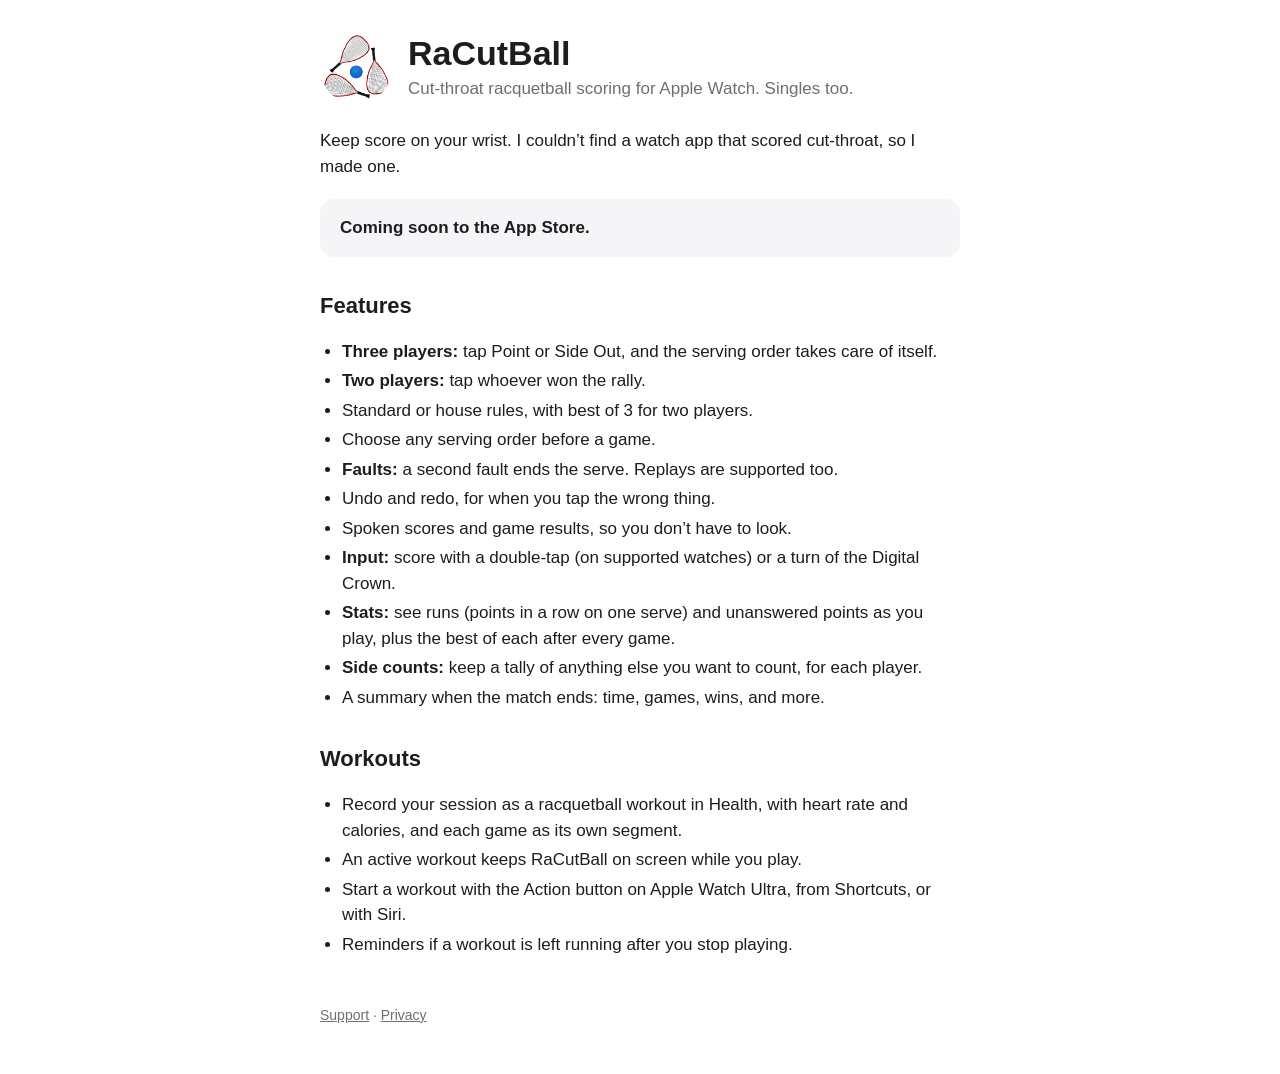
<file: index.html>
<!DOCTYPE html>
<html lang="en">
<head>
    <meta charset="utf-8">
    <meta name="viewport" content="width=device-width, initial-scale=1">
    <title>RaCutBall: Cut-Throat Racquetball Scoring for Apple Watch</title>
    <meta name="description" content="Cut-throat racquetball scoring for Apple Watch. Three-player scoring with Point and Side Out, plus two-player singles, faults, rules, and workouts.">
    <link rel="icon" href="/favicon.png">
    <link rel="stylesheet" href="/style.css">
</head>
<body>
<main>
    <header>
        <img src="/icon.png" alt="">
        <div>
            <h1>RaCutBall</h1>
            <p class="tagline">Cut-throat racquetball scoring for Apple Watch. Singles too.</p>
        </div>
    </header>

    <p>Keep score on your wrist. I couldn’t find a watch app that scored cut-throat, so I made one.</p>

    <div class="panel">
        <strong>Coming soon to the App Store.</strong>
    </div>

    <h2>Features</h2>
    <ul>
        <li><strong>Three players:</strong> tap Point or Side Out, and the serving order takes care of itself.</li>
        <li><strong>Two players:</strong> tap whoever won the rally.</li>
        <li>Standard or house rules, with best of 3 for two players.</li>
        <li>Choose any serving order before a game.</li>
        <li><strong>Faults:</strong> a second fault ends the serve. Replays are supported too.</li>
        <li>Undo and redo, for when you tap the wrong thing.</li>
        <li>Spoken scores and game results, so you don’t have to look.</li>
        <li><strong>Input:</strong> score with a double-tap (on supported watches) or a turn of the Digital Crown.</li>
        <li><strong>Stats:</strong> see runs (points in a row on one serve) and unanswered points as you play,
            plus the best of each after every game.</li>
        <li><strong>Side counts:</strong> keep a tally of anything else you want to count, for each player.</li>
        <li>A summary when the match ends: time, games, wins, and more.</li>
    </ul>

    <h2>Workouts</h2>
    <ul>
        <li>Record your session as a racquetball workout in Health, with heart rate and
            calories, and each game as its own segment.</li>
        <li>An active workout keeps RaCutBall on screen while you play.</li>
        <li>Start a workout with the Action button on Apple Watch Ultra, from Shortcuts,
            or with Siri.</li>
        <li>Reminders if a workout is left running after you stop playing.</li>
    </ul>

    <footer>
        <a href="/support/">Support</a> · <a href="/privacy/">Privacy</a>
    </footer>
</main>
</body>
</html>
</file>
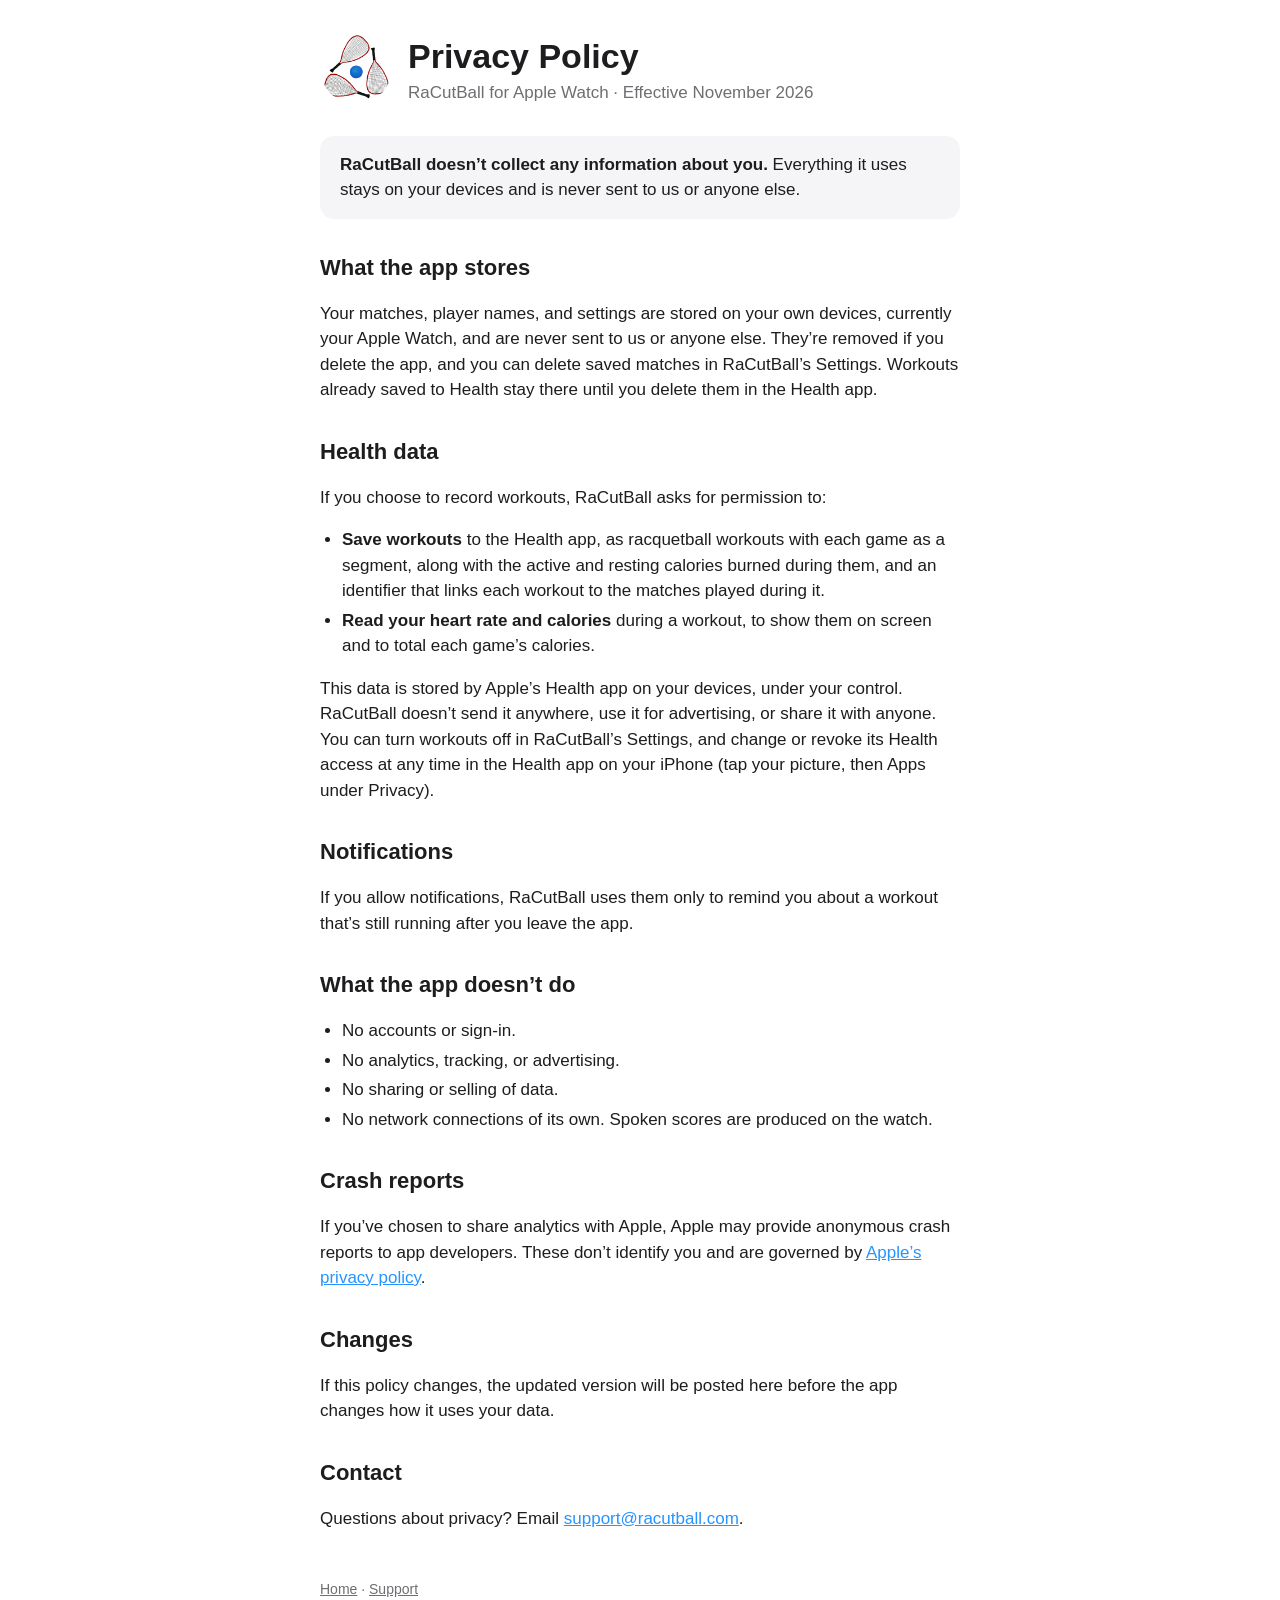
<file: privacy/index.html>
<!DOCTYPE html>
<html lang="en">
<head>
    <meta charset="utf-8">
    <meta name="viewport" content="width=device-width, initial-scale=1">
    <title>RaCutBall Privacy Policy</title>
    <link rel="icon" href="/favicon.png">
    <link rel="stylesheet" href="/style.css">
</head>
<body>
<main>
    <header>
        <a href="/"><img src="/icon.png" alt="RaCutBall"></a>
        <div>
            <h1>Privacy Policy</h1>
            <p class="tagline">RaCutBall for Apple Watch · Effective November 2026</p>
        </div>
    </header>

    <div class="panel">
        <strong>RaCutBall doesn’t collect any information about you.</strong> Everything it uses
        stays on your devices and is never sent to us or anyone else.
    </div>

    <h2>What the app stores</h2>
    <p>Your matches, player names, and settings are stored on your own devices, currently
        your Apple Watch, and are never sent to us or anyone else. They’re removed if you
        delete the app, and you can delete saved matches in RaCutBall’s Settings. Workouts
        already saved to Health stay there until you delete them in the Health app.</p>

    <h2>Health data</h2>
    <p>If you choose to record workouts, RaCutBall asks for permission to:</p>
    <ul>
        <li><strong>Save workouts</strong> to the Health app, as racquetball workouts with each game as a
            segment, along with the active and resting calories burned during them, and an
            identifier that links each workout to the matches played during it.</li>
        <li><strong>Read your heart rate and calories</strong> during a workout, to show them on screen
            and to total each game’s calories.</li>
    </ul>
    <p>This data is stored by Apple’s Health app on your devices, under your control. RaCutBall
        doesn’t send it anywhere, use it for advertising, or share it with anyone. You can turn
        workouts off in RaCutBall’s Settings, and change or revoke its Health access at any time in
        the Health app on your iPhone (tap your picture, then Apps under Privacy).</p>

    <h2>Notifications</h2>
    <p>If you allow notifications, RaCutBall uses them only to remind you about a workout that’s
        still running after you leave the app.</p>

    <h2>What the app doesn’t do</h2>
    <ul>
        <li>No accounts or sign-in.</li>
        <li>No analytics, tracking, or advertising.</li>
        <li>No sharing or selling of data.</li>
        <li>No network connections of its own. Spoken scores are produced on the watch.</li>
    </ul>

    <h2>Crash reports</h2>
    <p>If you’ve chosen to share analytics with Apple, Apple may provide anonymous crash
        reports to app developers. These don’t identify you and are governed by
        <a href="https://www.apple.com/legal/privacy/">Apple’s privacy policy</a>.</p>

    <h2>Changes</h2>
    <p>If this policy changes, the updated version will be posted here before the app changes
        how it uses your data.</p>

    <h2>Contact</h2>
    <p>Questions about privacy? Email
        <a href="mailto:support@racutball.com">support@racutball.com</a>.</p>

    <footer>
        <a href="/">Home</a> · <a href="/support/">Support</a>
    </footer>
</main>
</body>
</html>
</file>
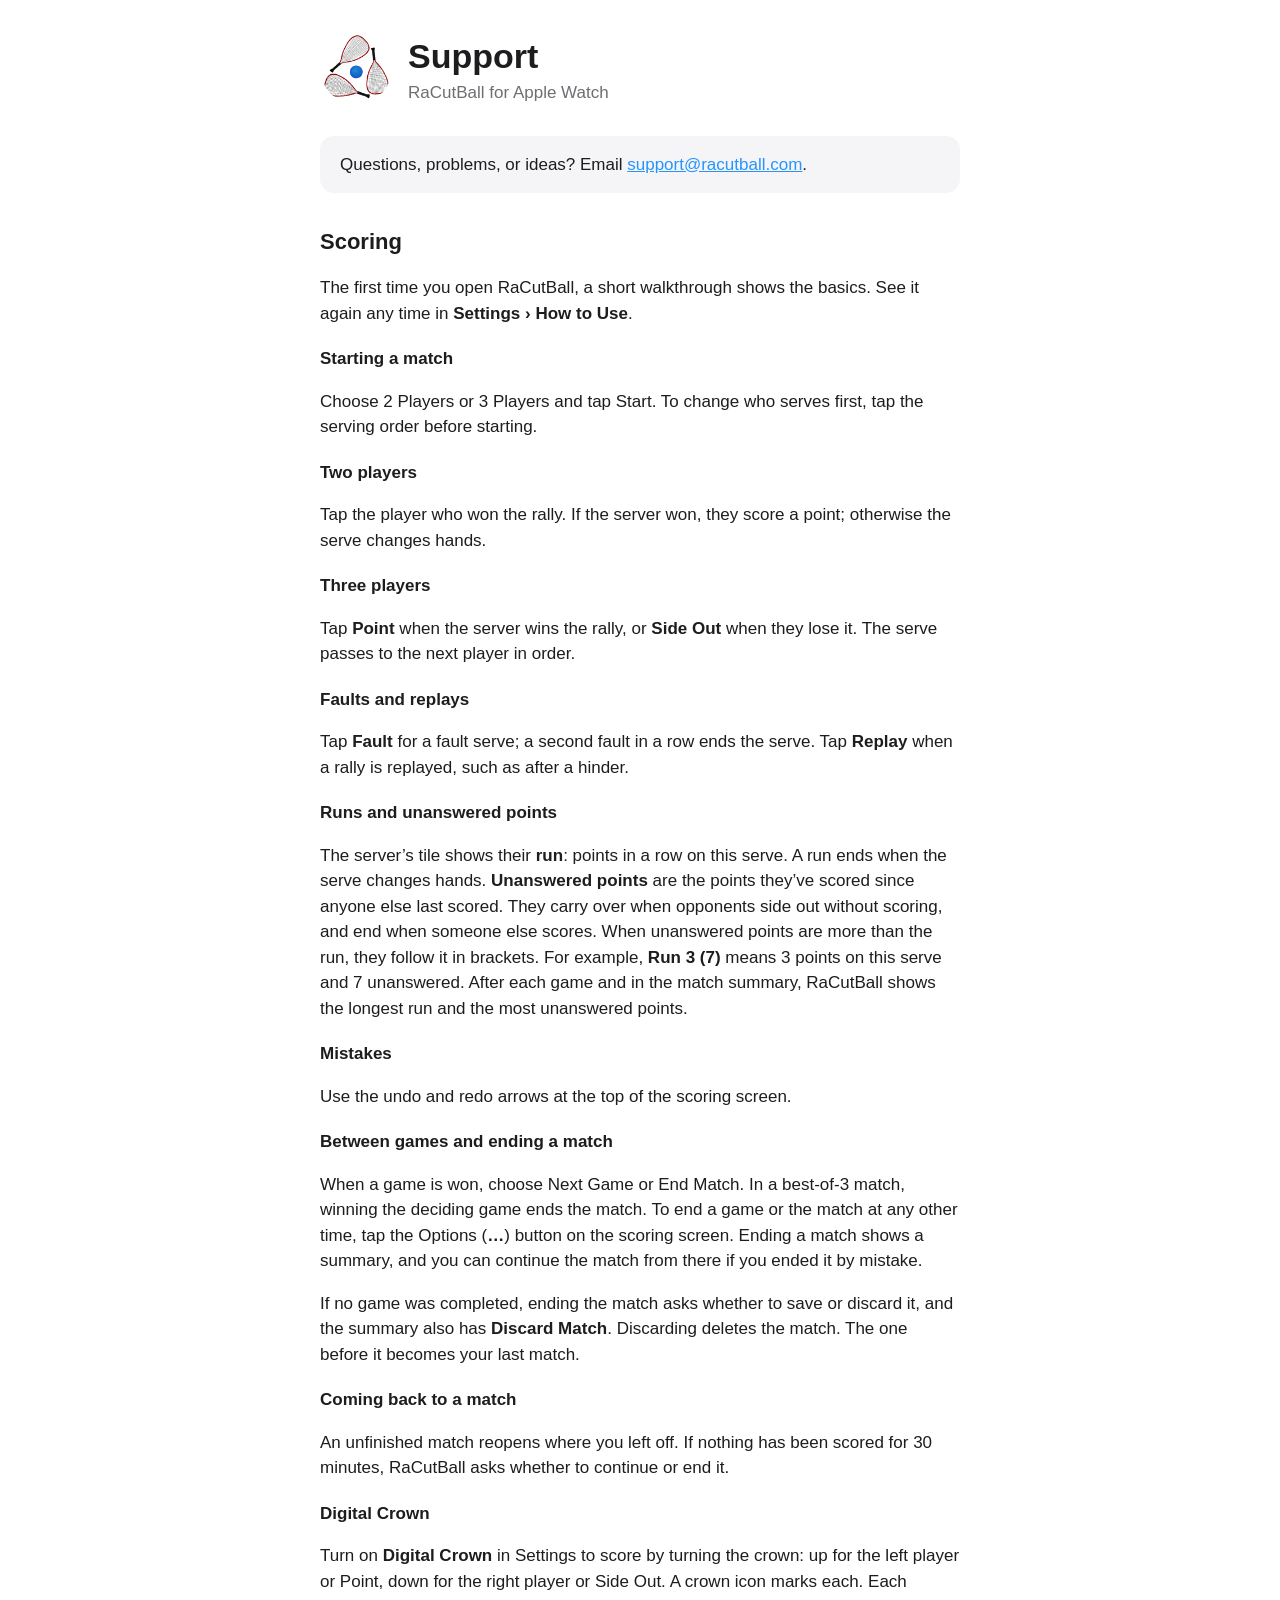
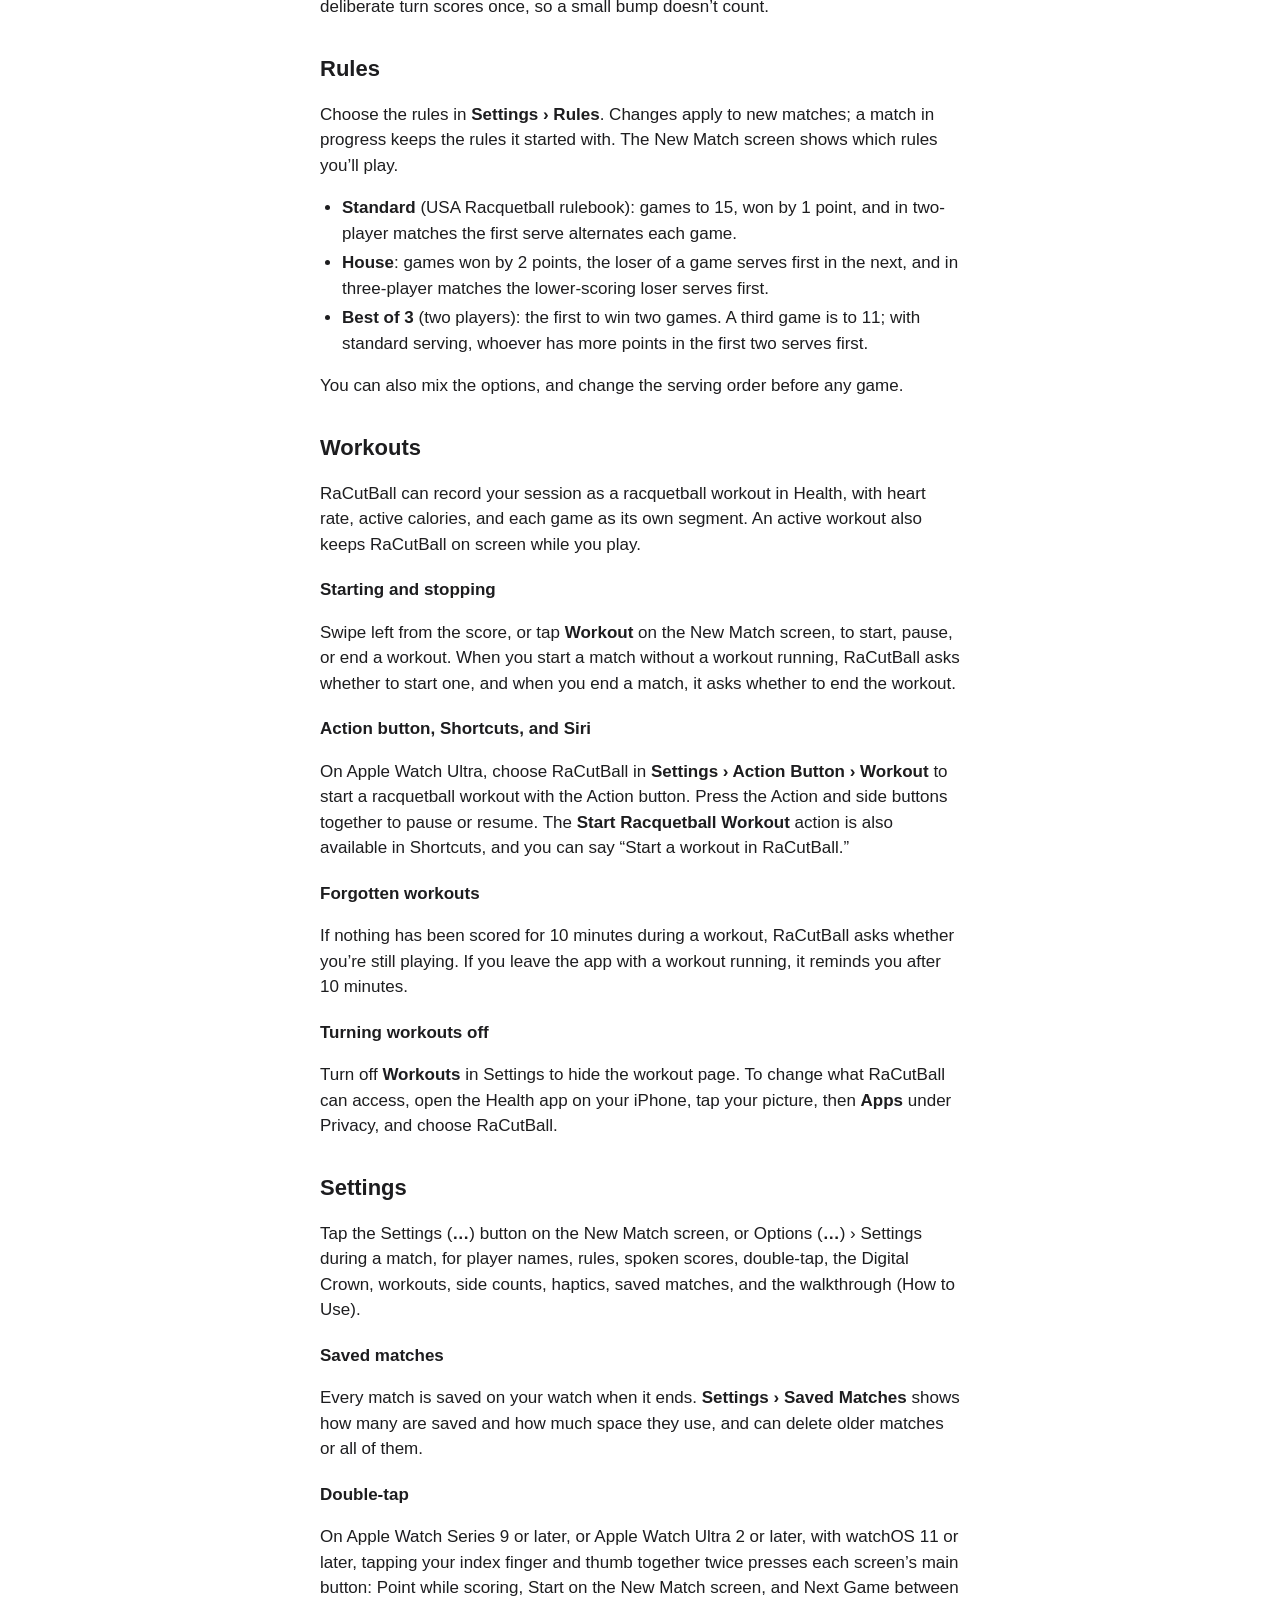
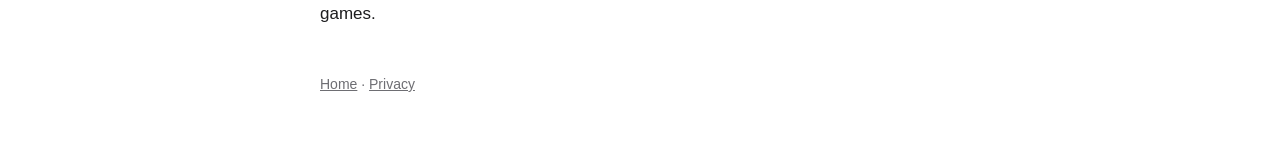
<file: support/index.html>
<!DOCTYPE html>
<html lang="en">
<head>
    <meta charset="utf-8">
    <meta name="viewport" content="width=device-width, initial-scale=1">
    <title>RaCutBall Support</title>
    <link rel="icon" href="/favicon.png">
    <link rel="stylesheet" href="/style.css">
</head>
<body>
<main>
    <header>
        <a href="/"><img src="/icon.png" alt="RaCutBall"></a>
        <div>
            <h1>Support</h1>
            <p class="tagline">RaCutBall for Apple Watch</p>
        </div>
    </header>

    <div class="panel">
        Questions, problems, or ideas? Email
        <a href="mailto:support@racutball.com">support@racutball.com</a>.
    </div>

    <h2>Scoring</h2>
    <p>The first time you open RaCutBall, a short walkthrough shows the basics. See it again
        any time in <strong>Settings › How to Use</strong>.</p>

    <h3>Starting a match</h3>
    <p>Choose 2 Players or 3 Players and tap Start. To change who serves first, tap the
        serving order before starting.</p>

    <h3>Two players</h3>
    <p>Tap the player who won the rally. If the server won, they score a point;
        otherwise the serve changes hands.</p>

    <h3>Three players</h3>
    <p>Tap <strong>Point</strong> when the server wins the rally, or <strong>Side Out</strong>
        when they lose it. The serve passes to the next player in order.</p>

    <h3>Faults and replays</h3>
    <p>Tap <strong>Fault</strong> for a fault serve; a second fault in a row ends the serve.
        Tap <strong>Replay</strong> when a rally is replayed, such as after a hinder.</p>

    <h3>Runs and unanswered points</h3>
    <p>The server’s tile shows their <strong>run</strong>: points in a row on this serve. A run
        ends when the serve changes hands. <strong>Unanswered points</strong> are the points
        they’ve scored since anyone else last scored. They carry over when opponents side out
        without scoring, and end when someone else scores. When unanswered points are more than
        the run, they follow it in brackets. For example, <strong>Run 3 (7)</strong>
        means 3 points on this serve and 7 unanswered. After each game and in the match summary,
        RaCutBall shows the longest run and the most unanswered points.</p>

    <h3>Mistakes</h3>
    <p>Use the undo and redo arrows at the top of the scoring screen.</p>

    <h3>Between games and ending a match</h3>
    <p>When a game is won, choose Next Game or End Match. In a best-of-3 match, winning the
        deciding game ends the match. To end a game or the match at any other time, tap
        the Options (<strong>…</strong>) button on the scoring screen. Ending a match shows a summary, and you can
        continue the match from there if you ended it by mistake.</p>
    <p>If no game was completed, ending the match asks whether to save or discard it, and the
        summary also has <strong>Discard Match</strong>. Discarding deletes the match.
        The one before it becomes your last match.</p>

    <h3>Coming back to a match</h3>
    <p>An unfinished match reopens where you left off. If nothing has been scored for 30
        minutes, RaCutBall asks whether to continue or end it.</p>

    <h3>Digital Crown</h3>
    <p>Turn on <strong>Digital Crown</strong> in Settings to score by turning the crown: up for
        the left player or Point, down for the right player or Side Out. A crown icon marks
        each. Each deliberate turn scores once, so a small bump doesn’t count.</p>

    <h2>Rules</h2>
    <p>Choose the rules in <strong>Settings › Rules</strong>. Changes apply to new matches;
        a match in progress keeps the rules it started with. The New Match screen shows which
        rules you’ll play.</p>
    <ul>
        <li><strong>Standard</strong> (USA Racquetball rulebook): games to 15, won by 1 point, and in two-player matches the first serve alternates each game.</li>
        <li><strong>House</strong>: games won by 2 points, the loser of a game serves first in
            the next, and in three-player matches the lower-scoring loser serves first.</li>
        <li><strong>Best of 3</strong> (two players): the first to win two games. A third game
            is to 11; with standard serving, whoever has more points in the first two serves
            first.</li>
    </ul>
    <p>You can also mix the options, and change the serving order before any game.</p>

    <h2>Workouts</h2>
    <p>RaCutBall can record your session as a racquetball workout in Health, with heart rate,
        active calories, and each game as its own segment. An active workout also keeps RaCutBall
        on screen while you play.</p>

    <h3>Starting and stopping</h3>
    <p>Swipe left from the score, or tap <strong>Workout</strong> on the New Match screen, to start,
        pause, or end a workout. When you start a match without a workout running, RaCutBall asks
        whether to start one, and when you end a match, it asks whether to end the workout.</p>

    <h3>Action button, Shortcuts, and Siri</h3>
    <p>On Apple Watch Ultra, choose RaCutBall in <strong>Settings › Action Button › Workout</strong>
        to start a racquetball workout with the Action button. Press the Action and side buttons
        together to pause or resume. The <strong>Start Racquetball Workout</strong> action is also
        available in Shortcuts, and you can say “Start a workout in RaCutBall.”</p>

    <h3>Forgotten workouts</h3>
    <p>If nothing has been scored for 10 minutes during a workout, RaCutBall asks whether you’re
        still playing. If you leave the app with a workout running, it reminds you after 10 minutes.</p>

    <h3>Turning workouts off</h3>
    <p>Turn off <strong>Workouts</strong> in Settings to hide the workout page. To change what RaCutBall
        can access, open the Health app on your iPhone, tap your picture, then
        <strong>Apps</strong> under Privacy, and choose RaCutBall.</p>

    <h2>Settings</h2>
    <p>Tap the Settings (<strong>…</strong>) button on the New Match screen, or Options
        (<strong>…</strong>) › Settings during a match,
        for player names, rules, spoken scores, double-tap, the Digital Crown, workouts, side
        counts, haptics, saved matches, and the walkthrough (How to Use).</p>

    <h3>Saved matches</h3>
    <p>Every match is saved on your watch when it ends. <strong>Settings › Saved Matches</strong>
        shows how many are saved and how much space they use, and can delete older matches or
        all of them.</p>

    <h3>Double-tap</h3>
    <p>On Apple Watch Series 9 or later, or Apple Watch Ultra 2 or later, with watchOS 11 or
        later, tapping your index finger and thumb together twice presses each screen’s main button: Point while scoring,
        Start on the New Match screen, and Next Game between games.</p>

    <footer>
        <a href="/">Home</a> · <a href="/privacy/">Privacy</a>
    </footer>
</main>
</body>
</html>
</file>
<file: style.css>
:root {
    --accent: rgb(38, 148, 255);
    --text: #1d1d1f;
    --secondary: #6e6e73;
    --background: #ffffff;
    --panel: #f5f5f7;
    color-scheme: light dark;
}

@media (prefers-color-scheme: dark) {
    :root {
        --text: #f5f5f7;
        --secondary: #a1a1a6;
        --background: #000000;
        --panel: #1c1c1e;
    }
}

* { box-sizing: border-box; }

body {
    margin: 0;
    font: 17px/1.5 -apple-system, BlinkMacSystemFont, "Helvetica Neue", sans-serif;
    color: var(--text);
    background: var(--background);
}

main {
    max-width: 680px;
    margin: 0 auto;
    padding: 32px 20px 48px;
}

header {
    display: flex;
    align-items: center;
    gap: 16px;
    margin-bottom: 24px;
}

header img {
    width: 72px;
    height: 72px;
    border-radius: 50%;
}

header a { color: inherit; text-decoration: none; }

h1 { font-size: 34px; margin: 0; line-height: 1.1; }
h2 { font-size: 22px; margin: 32px 0 8px; }
h3 { font-size: 17px; margin: 20px 0 4px; }

.tagline { color: var(--secondary); margin: 4px 0 0; }

a { color: var(--accent); }

ul { padding-left: 22px; }
li { margin: 4px 0; }

.panel {
    background: var(--panel);
    border-radius: 14px;
    padding: 16px 20px;
    margin: 20px 0;
}

footer {
    margin-top: 48px;
    color: var(--secondary);
    font-size: 14px;
}

footer a { color: var(--secondary); }
</file>
